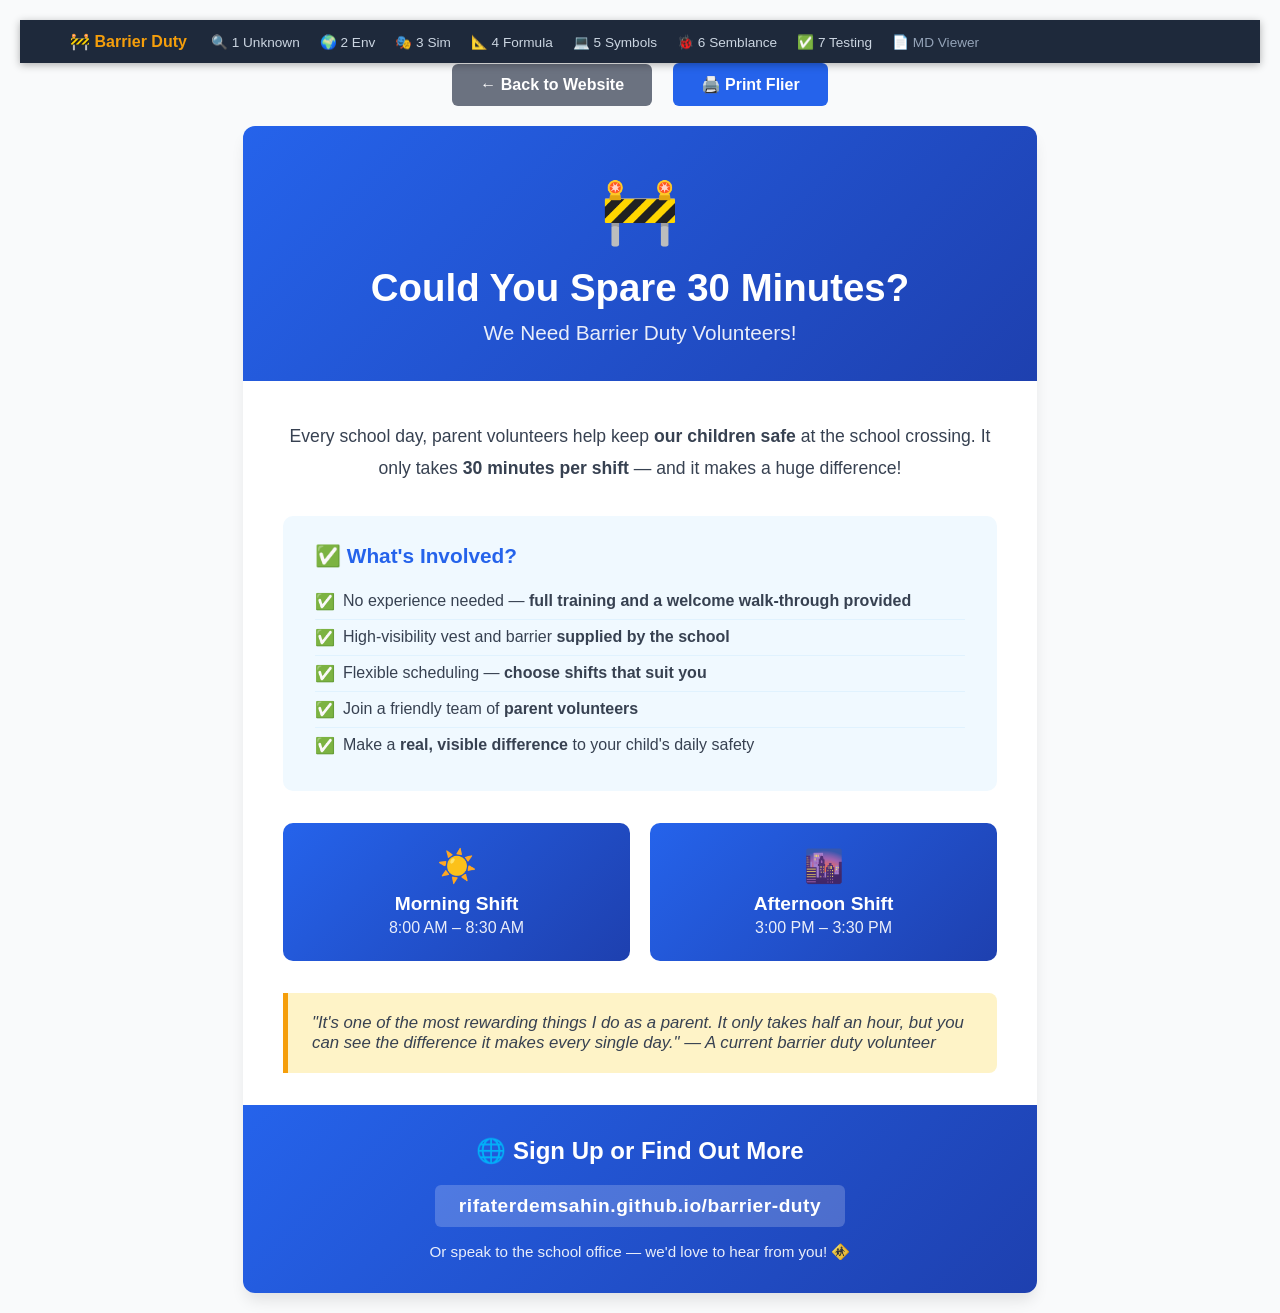
<file: flier.html>
<!DOCTYPE html>
<html lang="en">
<head>
    <meta charset="UTF-8">
    <meta name="viewport" content="width=device-width, initial-scale=1.0">
    <title>Barrier Duty Volunteer Flier</title>
    <style>
        * {
            margin: 0;
            padding: 0;
            box-sizing: border-box;
        }

        body {
            font-family: -apple-system, BlinkMacSystemFont, 'Segoe UI', Roboto, 'Helvetica Neue', Arial, sans-serif;
            background-color: #f9fafb;
            color: #1f2937;
            padding: 20px;
        }

        .page-actions {
            text-align: center;
            margin-bottom: 20px;
        }

        .page-actions button,
        .page-actions a {
            display: inline-block;
            padding: 12px 28px;
            background-color: #2563eb;
            color: white;
            border: none;
            border-radius: 6px;
            font-size: 1rem;
            font-weight: 600;
            cursor: pointer;
            text-decoration: none;
            margin: 0 8px;
            transition: background-color 0.3s ease;
        }

        .page-actions button:hover,
        .page-actions a:hover {
            background-color: #1e40af;
        }

        .page-actions a.back-link {
            background-color: #6b7280;
        }

        .page-actions a.back-link:hover {
            background-color: #374151;
        }

        .flier {
            max-width: 794px; /* A4 width at 96 dpi */
            margin: 0 auto;
            background: white;
            border-radius: 12px;
            box-shadow: 0 10px 15px -3px rgba(0,0,0,0.1);
            overflow: hidden;
        }

        .flier-header {
            background: linear-gradient(135deg, #2563eb 0%, #1e40af 100%);
            color: white;
            text-align: center;
            padding: 48px 40px 36px;
        }

        .flier-header .emoji {
            font-size: 4rem;
            display: block;
            margin-bottom: 16px;
        }

        .flier-header h1 {
            font-size: 2.4rem;
            font-weight: 800;
            margin-bottom: 10px;
            line-height: 1.2;
        }

        .flier-header .subtitle {
            font-size: 1.3rem;
            opacity: 0.9;
            font-weight: 500;
        }

        .flier-body {
            padding: 40px;
        }

        .intro-text {
            font-size: 1.1rem;
            line-height: 1.8;
            color: #374151;
            margin-bottom: 32px;
            text-align: center;
        }

        .benefits {
            background: #f0f9ff;
            border-radius: 10px;
            padding: 28px 32px;
            margin-bottom: 32px;
        }

        .benefits h2 {
            font-size: 1.3rem;
            color: #2563eb;
            margin-bottom: 16px;
        }

        .benefits ul {
            list-style: none;
            padding: 0;
        }

        .benefits li {
            padding: 8px 0;
            font-size: 1rem;
            color: #374151;
            border-bottom: 1px solid #e0f2fe;
            display: flex;
            align-items: flex-start;
            gap: 8px;
        }

        .benefits li:last-child {
            border-bottom: none;
        }

        .shifts-section {
            display: grid;
            grid-template-columns: 1fr 1fr;
            gap: 20px;
            margin-bottom: 32px;
        }

        .shift-card {
            background: linear-gradient(135deg, #2563eb 0%, #1e40af 100%);
            color: white;
            padding: 24px;
            border-radius: 10px;
            text-align: center;
        }

        .shift-card .shift-icon {
            font-size: 2rem;
            display: block;
            margin-bottom: 8px;
        }

        .shift-card .shift-name {
            font-size: 1.2rem;
            font-weight: 700;
            margin-bottom: 4px;
        }

        .shift-card .shift-time {
            font-size: 1rem;
            opacity: 0.9;
        }

        .quote-box {
            background: #fef3c7;
            border-left: 5px solid #f59e0b;
            padding: 20px 24px;
            border-radius: 0 8px 8px 0;
            margin-bottom: 32px;
            font-style: italic;
            font-size: 1.05rem;
            color: #374151;
        }

        .cta-section {
            background: linear-gradient(135deg, #2563eb 0%, #1e40af 100%);
            color: white;
            text-align: center;
            padding: 32px 40px;
            margin: -40px -40px -40px;
            margin-top: 0;
        }

        .cta-section h2 {
            font-size: 1.5rem;
            margin-bottom: 12px;
        }

        .cta-section .website-url {
            font-size: 1.2rem;
            font-weight: 700;
            background: rgba(255,255,255,0.2);
            padding: 10px 24px;
            border-radius: 6px;
            display: inline-block;
            margin: 8px 0 16px;
            letter-spacing: 0.5px;
        }

        .cta-section p {
            opacity: 0.9;
            font-size: 0.95rem;
        }

        @media print {
            body {
                background: white;
                padding: 0;
            }

            .page-actions {
                display: none;
            }

            .flier {
                box-shadow: none;
                border-radius: 0;
            }
        }

        @media (max-width: 600px) {
            .shifts-section {
                grid-template-columns: 1fr;
            }

            .flier-header h1 {
                font-size: 1.8rem;
            }

            .flier-body {
                padding: 24px;
            }
        }
    </style>
</head>
<body>
    <script>window.MENU_BASE_PATH = '';</script>
    <script src="menu.js"></script>

    <div class="page-actions">
        <a href="index.html#resources" class="back-link">← Back to Website</a>
        <button onclick="window.print()">🖨️ Print Flier</button>
    </div>

    <div class="flier">
        <div class="flier-header">
            <span class="emoji">🚧</span>
            <h1>Could You Spare 30 Minutes?</h1>
            <p class="subtitle">We Need Barrier Duty Volunteers!</p>
        </div>

        <div class="flier-body">
            <p class="intro-text">
                Every school day, parent volunteers help keep <strong>our children safe</strong> at the school crossing.
                It only takes <strong>30 minutes per shift</strong> — and it makes a huge difference!
            </p>

            <div class="benefits">
                <h2>✅ What's Involved?</h2>
                <ul>
                    <li>✅ <span>No experience needed — <strong>full training and a welcome walk-through provided</strong></span></li>
                    <li>✅ <span>High-visibility vest and barrier <strong>supplied by the school</strong></span></li>
                    <li>✅ <span>Flexible scheduling — <strong>choose shifts that suit you</strong></span></li>
                    <li>✅ <span>Join a friendly team of <strong>parent volunteers</strong></span></li>
                    <li>✅ <span>Make a <strong>real, visible difference</strong> to your child's daily safety</span></li>
                </ul>
            </div>

            <div class="shifts-section">
                <div class="shift-card">
                    <span class="shift-icon">☀️</span>
                    <div class="shift-name">Morning Shift</div>
                    <div class="shift-time">8:00 AM – 8:30 AM</div>
                </div>
                <div class="shift-card">
                    <span class="shift-icon">🌆</span>
                    <div class="shift-name">Afternoon Shift</div>
                    <div class="shift-time">3:00 PM – 3:30 PM</div>
                </div>
            </div>

            <div class="quote-box">
                "It's one of the most rewarding things I do as a parent. It only takes half an hour, but you can see the difference it makes every single day."
                — A current barrier duty volunteer
            </div>

            <div class="cta-section">
                <h2>🌐 Sign Up or Find Out More</h2>
                <div class="website-url">rifaterdemsahin.github.io/barrier-duty</div>
                <p>Or speak to the school office — we'd love to hear from you! 🚸</p>
            </div>
        </div>
    </div>

</body>
</html>
</file>
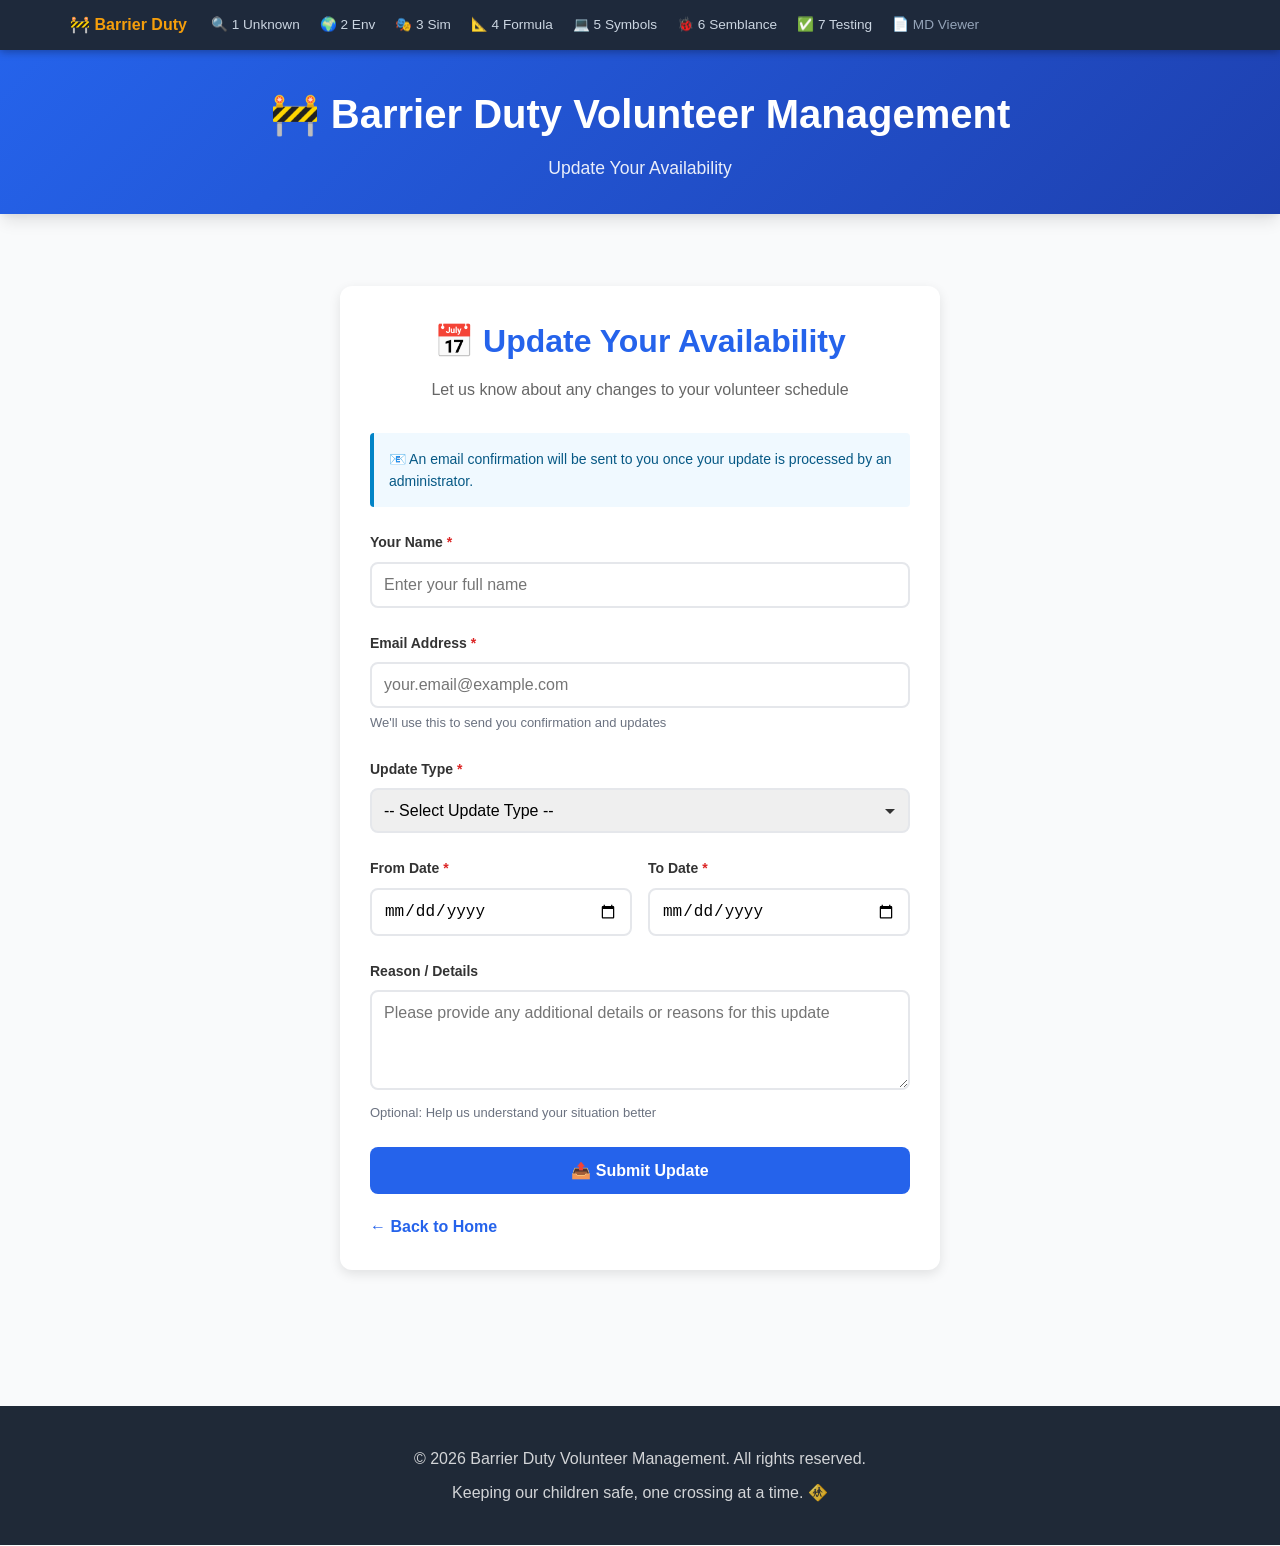
<file: update-availability.html>
<!DOCTYPE html>
<html lang="en">
<head>
    <meta charset="UTF-8">
    <meta name="viewport" content="width=device-width, initial-scale=1.0">
    <title>Update Availability - Barrier Duty</title>
    <link rel="stylesheet" href="styles.css">
    <style>
        .update-form-container {
            max-width: 600px;
            margin: 40px auto;
            padding: 30px;
            background: white;
            border-radius: 12px;
            box-shadow: 0 4px 12px rgba(0, 0, 0, 0.1);
        }

        .update-form-header {
            text-align: center;
            margin-bottom: 30px;
        }

        .update-form-header h1 {
            color: var(--primary-color, #2563eb);
            margin-bottom: 10px;
        }

        .update-form-header p {
            color: #666;
            font-size: 16px;
        }

        .form-group {
            margin-bottom: 24px;
        }

        .form-group label {
            display: block;
            margin-bottom: 8px;
            font-weight: 600;
            color: #333;
            font-size: 14px;
        }

        .form-group label .required {
            color: #dc2626;
        }

        .form-control {
            width: 100%;
            padding: 12px;
            border: 2px solid #e5e7eb;
            border-radius: 8px;
            font-size: 16px;
            transition: border-color 0.3s ease;
            box-sizing: border-box;
        }

        .form-control:focus {
            outline: none;
            border-color: var(--primary-color, #2563eb);
        }

        .form-control.error {
            border-color: #dc2626;
        }

        select.form-control {
            appearance: none;
            background-image: url("data:image/svg+xml,%3Csvg xmlns='http://www.w3.org/2000/svg' width='12' height='12' viewBox='0 0 12 12'%3E%3Cpath fill='%23333' d='M6 9L1 4h10z'/%3E%3C/svg%3E");
            background-repeat: no-repeat;
            background-position: right 12px center;
            padding-right: 40px;
        }

        textarea.form-control {
            min-height: 100px;
            resize: vertical;
            font-family: inherit;
        }

        .error-message {
            color: #dc2626;
            font-size: 13px;
            margin-top: 5px;
            display: none;
        }

        .error-message.visible {
            display: block;
        }

        .info-box {
            background: #f0f9ff;
            border-left: 4px solid #0284c7;
            padding: 15px;
            margin-bottom: 24px;
            border-radius: 4px;
        }

        .info-box p {
            margin: 0;
            color: #075985;
            font-size: 14px;
        }

        .date-range-group {
            display: grid;
            grid-template-columns: 1fr 1fr;
            gap: 16px;
        }

        .submit-btn {
            width: 100%;
            padding: 14px;
            background: var(--primary-color, #2563eb);
            color: white;
            border: none;
            border-radius: 8px;
            font-size: 16px;
            font-weight: 600;
            cursor: pointer;
            transition: background-color 0.3s ease;
        }

        .submit-btn:hover {
            background: var(--secondary-color, #1e40af);
        }

        .submit-btn:disabled {
            background: #9ca3af;
            cursor: not-allowed;
        }

        .success-message {
            display: none;
            background: #d1fae5;
            border-left: 4px solid #10b981;
            padding: 20px;
            margin-bottom: 24px;
            border-radius: 4px;
        }

        .success-message.visible {
            display: block;
        }

        .success-message h3 {
            color: #065f46;
            margin-top: 0;
            margin-bottom: 10px;
        }

        .success-message p {
            color: #047857;
            margin: 0;
        }

        .back-link {
            display: inline-block;
            margin-top: 20px;
            color: var(--primary-color, #2563eb);
            text-decoration: none;
            font-weight: 600;
        }

        .back-link:hover {
            text-decoration: underline;
        }

        .loading-spinner {
            display: none;
            text-align: center;
            margin: 20px 0;
        }

        .loading-spinner.visible {
            display: block;
        }

        .spinner {
            border: 4px solid #f3f4f6;
            border-top: 4px solid var(--primary-color, #2563eb);
            border-radius: 50%;
            width: 40px;
            height: 40px;
            animation: spin 1s linear infinite;
            margin: 0 auto;
        }

        @keyframes spin {
            0% { transform: rotate(0deg); }
            100% { transform: rotate(360deg); }
        }

        .help-text {
            font-size: 13px;
            color: #6b7280;
            margin-top: 5px;
        }

        @media (max-width: 768px) {
            .update-form-container {
                margin: 20px;
                padding: 20px;
            }

            .date-range-group {
                grid-template-columns: 1fr;
            }
        }
    </style>
</head>
<body>
    <script>window.MENU_BASE_PATH = '';</script>
    <script src="menu.js"></script>
    <header>
        <div class="container">
            <h1>🚧 Barrier Duty Volunteer Management</h1>
            <p class="tagline">Update Your Availability</p>
        </div>
    </header>

    <main>
        <div class="update-form-container">
            <div class="update-form-header">
                <h1>📅 Update Your Availability</h1>
                <p>Let us know about any changes to your volunteer schedule</p>
            </div>

            <div id="successMessage" class="success-message">
                <h3>✅ Update Submitted Successfully!</h3>
                <p>Thank you for updating your availability. An administrator will review your request and update the schedule accordingly. You will receive a confirmation email shortly.</p>
                <a href="index.html" class="back-link">← Back to Home</a>
            </div>

            <form id="availabilityForm">
                <div class="info-box">
                    <p>📧 An email confirmation will be sent to you once your update is processed by an administrator.</p>
                </div>

                <div class="form-group">
                    <label for="volunteerName">
                        Your Name <span class="required">*</span>
                    </label>
                    <input 
                        type="text" 
                        id="volunteerName" 
                        name="volunteerName" 
                        class="form-control" 
                        placeholder="Enter your full name"
                        required
                    >
                    <div id="nameError" class="error-message">Please enter your name</div>
                </div>

                <div class="form-group">
                    <label for="email">
                        Email Address <span class="required">*</span>
                    </label>
                    <input 
                        type="email" 
                        id="email" 
                        name="email" 
                        class="form-control" 
                        placeholder="your.email@example.com"
                        required
                    >
                    <div id="emailError" class="error-message">Please enter a valid email address</div>
                    <div class="help-text">We'll use this to send you confirmation and updates</div>
                </div>

                <div class="form-group">
                    <label for="updateType">
                        Update Type <span class="required">*</span>
                    </label>
                    <select id="updateType" name="updateType" class="form-control" required>
                        <option value="">-- Select Update Type --</option>
                        <option value="Unavailable">I'm Unavailable</option>
                        <option value="Available">I'm Available</option>
                        <option value="Substitute Request">Request a Substitute</option>
                        <option value="Change Request">Request Schedule Change</option>
                    </select>
                    <div id="updateTypeError" class="error-message">Please select an update type</div>
                </div>

                <div class="date-range-group">
                    <div class="form-group">
                        <label for="dateFrom">
                            From Date <span class="required">*</span>
                        </label>
                        <input 
                            type="date" 
                            id="dateFrom" 
                            name="dateFrom" 
                            class="form-control"
                            required
                        >
                        <div id="dateFromError" class="error-message">Please select a start date</div>
                    </div>

                    <div class="form-group">
                        <label for="dateTo">
                            To Date <span class="required">*</span>
                        </label>
                        <input 
                            type="date" 
                            id="dateTo" 
                            name="dateTo" 
                            class="form-control"
                            required
                        >
                        <div id="dateToError" class="error-message">Please select an end date</div>
                    </div>
                </div>

                <div class="form-group">
                    <label for="reason">
                        Reason / Details
                    </label>
                    <textarea 
                        id="reason" 
                        name="reason" 
                        class="form-control" 
                        placeholder="Please provide any additional details or reasons for this update"
                    ></textarea>
                    <div class="help-text">Optional: Help us understand your situation better</div>
                </div>

                <div class="loading-spinner" id="loadingSpinner">
                    <div class="spinner"></div>
                    <p>Submitting your update...</p>
                </div>

                <button type="submit" class="submit-btn" id="submitBtn">
                    📤 Submit Update
                </button>
            </form>

            <a href="index.html" class="back-link">← Back to Home</a>
        </div>
    </main>

    <footer>
        <div class="container">
            <p>&copy; 2026 Barrier Duty Volunteer Management. All rights reserved.</p>
            <p>Keeping our children safe, one crossing at a time. 🚸</p>
        </div>
    </footer>

    <script>
        // Form validation and submission
        document.addEventListener('DOMContentLoaded', function() {
            const form = document.getElementById('availabilityForm');
            const submitBtn = document.getElementById('submitBtn');
            const loadingSpinner = document.getElementById('loadingSpinner');
            const successMessage = document.getElementById('successMessage');

            // Get URL parameters (if coming from email link)
            const urlParams = new URLSearchParams(window.location.search);
            const prefilledName = urlParams.get('name');
            const prefilledEmail = urlParams.get('email');
            const prefilledDate = urlParams.get('date');
            const scheduleId = urlParams.get('scheduleId');

            // Prefill form if parameters exist
            if (prefilledName) {
                document.getElementById('volunteerName').value = prefilledName;
            }
            if (prefilledEmail) {
                document.getElementById('email').value = prefilledEmail;
            }
            if (prefilledDate) {
                document.getElementById('dateFrom').value = prefilledDate;
                document.getElementById('dateTo').value = prefilledDate;
            }

            // Set minimum date to today
            const today = new Date().toISOString().split('T')[0];
            document.getElementById('dateFrom').setAttribute('min', today);
            document.getElementById('dateTo').setAttribute('min', today);

            // Validate date range
            document.getElementById('dateFrom').addEventListener('change', function() {
                const fromDate = this.value;
                document.getElementById('dateTo').setAttribute('min', fromDate);
            });

            // Form submission
            form.addEventListener('submit', async function(e) {
                e.preventDefault();

                // Validate form
                if (!validateForm()) {
                    return;
                }

                // Get form data
                const formData = {
                    volunteerName: document.getElementById('volunteerName').value.trim(),
                    email: document.getElementById('email').value.trim(),
                    updateType: document.getElementById('updateType').value,
                    dateFrom: document.getElementById('dateFrom').value,
                    dateTo: document.getElementById('dateTo').value,
                    reason: document.getElementById('reason').value.trim(),
                    scheduleId: scheduleId || '',
                    submittedAt: new Date().toISOString()
                };

                // Show loading state
                submitBtn.disabled = true;
                loadingSpinner.classList.add('visible');
                form.style.display = 'none';

                try {
                    // Submit to Google Sheets (if integrated)
                    await submitToGoogleSheets(formData);

                    // Trigger n8n webhook for email notification
                    await triggerEmailNotification(formData);

                    // Show success message
                    successMessage.classList.add('visible');
                    
                } catch (error) {
                    console.error('Error submitting form:', error);
                    alert('There was an error submitting your update. Please try again or contact the administrator.');
                    
                    // Reset form state
                    submitBtn.disabled = false;
                    loadingSpinner.classList.remove('visible');
                    form.style.display = 'block';
                }
            });

            function validateForm() {
                let isValid = true;

                // Validate name
                const name = document.getElementById('volunteerName').value.trim();
                if (!name) {
                    showError('nameError', 'volunteerName');
                    isValid = false;
                } else {
                    hideError('nameError', 'volunteerName');
                }

                // Validate email
                const email = document.getElementById('email').value.trim();
                const emailRegex = /^[^\s@]+@[^\s@]+\.[^\s@]+$/;
                if (!email || !emailRegex.test(email)) {
                    showError('emailError', 'email');
                    isValid = false;
                } else {
                    hideError('emailError', 'email');
                }

                // Validate update type
                const updateType = document.getElementById('updateType').value;
                if (!updateType) {
                    showError('updateTypeError', 'updateType');
                    isValid = false;
                } else {
                    hideError('updateTypeError', 'updateType');
                }

                // Validate dates
                const dateFrom = document.getElementById('dateFrom').value;
                const dateTo = document.getElementById('dateTo').value;
                
                if (!dateFrom) {
                    showError('dateFromError', 'dateFrom');
                    isValid = false;
                } else {
                    hideError('dateFromError', 'dateFrom');
                }

                if (!dateTo) {
                    showError('dateToError', 'dateTo');
                    isValid = false;
                } else if (dateFrom && new Date(dateTo) < new Date(dateFrom)) {
                    showError('dateToError', 'dateTo');
                    document.getElementById('dateToError').textContent = 'End date must be after start date';
                    isValid = false;
                } else {
                    hideError('dateToError', 'dateTo');
                }

                return isValid;
            }

            function showError(errorId, inputId) {
                document.getElementById(errorId).classList.add('visible');
                document.getElementById(inputId).classList.add('error');
            }

            function hideError(errorId, inputId) {
                document.getElementById(errorId).classList.remove('visible');
                document.getElementById(inputId).classList.remove('error');
            }

            async function submitToGoogleSheets(data) {
                // This function will be implemented when Google Sheets API is integrated
                // For now, we'll use a placeholder
                
                // Example implementation (requires API setup):
                /*
                if (typeof api !== 'undefined' && api.isInitialized) {
                    await api.submitAvailabilityUpdate(data);
                }
                */
                
                // Simulate API call
                return new Promise((resolve) => {
                    setTimeout(() => {
                        console.log('Data submitted to Google Sheets:', data);
                        resolve();
                    }, 1000);
                });
            }

            async function triggerEmailNotification(data) {
                // Trigger n8n webhook for email notification
                // Replace with your actual n8n webhook URL
                const webhookUrl = 'YOUR_N8N_WEBHOOK_URL';
                
                try {
                    // Uncomment when n8n is configured:
                    /*
                    const response = await fetch(webhookUrl, {
                        method: 'POST',
                        headers: {
                            'Content-Type': 'application/json',
                        },
                        body: JSON.stringify(data)
                    });

                    if (!response.ok) {
                        throw new Error('Failed to trigger email notification');
                    }
                    */

                    console.log('Email notification triggered for:', data.email);
                } catch (error) {
                    console.error('Error triggering email notification:', error);
                    // Don't fail the form submission if email notification fails
                }
            }
        });
    </script>
</body>
</html>
</file>
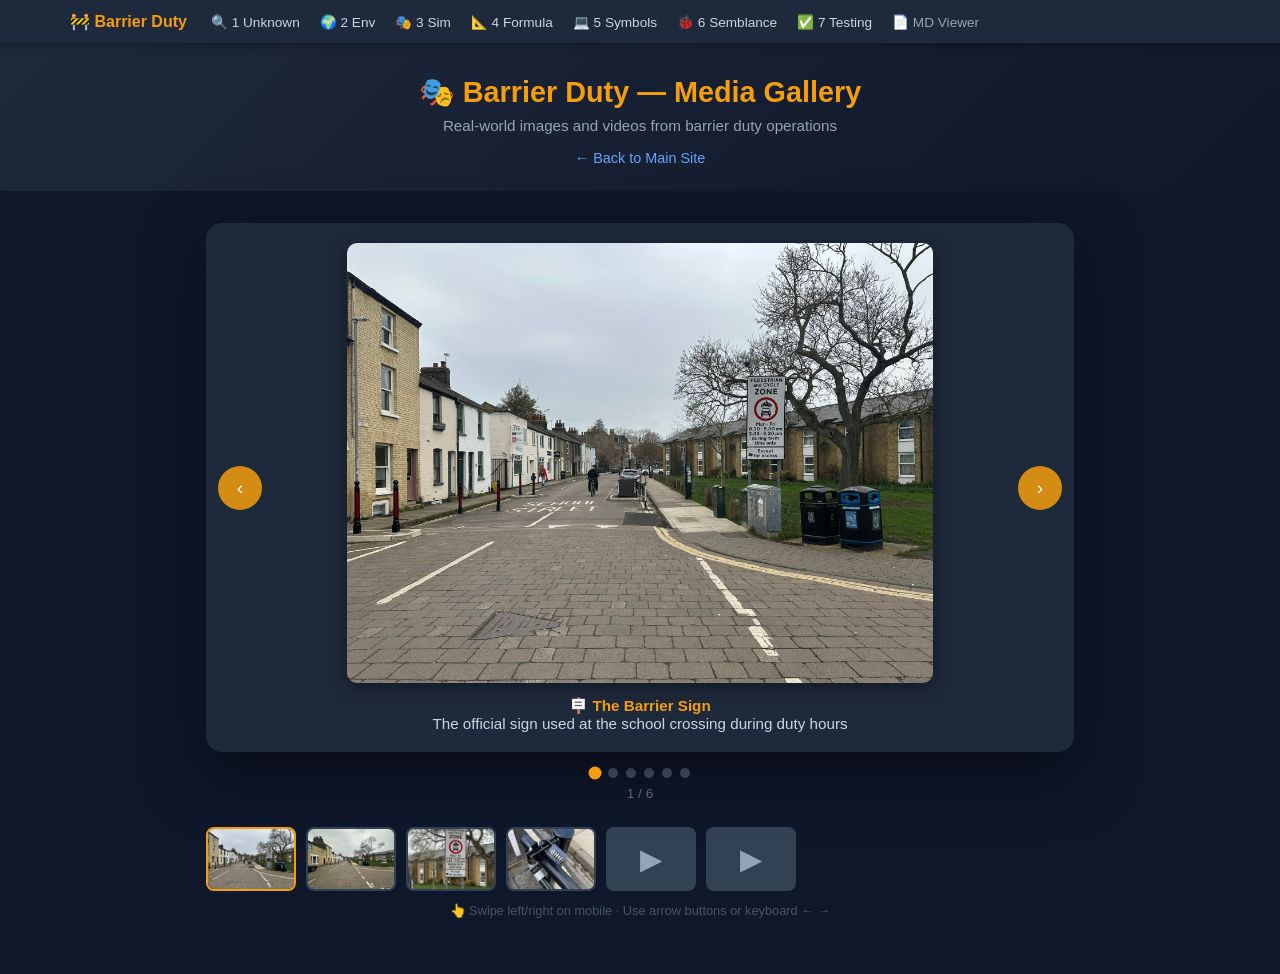
<file: 3_Simulation/carousel.html>
<!DOCTYPE html>
<html lang="en">
<head>
    <meta charset="UTF-8">
    <meta name="viewport" content="width=device-width, initial-scale=1.0">
    <title>🎭 Media Gallery — Barrier Duty</title>
    <style>
        * { box-sizing: border-box; margin: 0; padding: 0; }
        body {
            font-family: -apple-system, BlinkMacSystemFont, 'Segoe UI', Roboto, 'Helvetica Neue', Arial, sans-serif;
            background: #0f172a;
            color: #e2e8f0;
            min-height: 100vh;
        }
        .page-header {
            background: linear-gradient(135deg, #1e293b 0%, #0f172a 100%);
            padding: 32px 20px 24px;
            text-align: center;
        }
        .page-header h1 { font-size: 1.8rem; color: #f59e0b; margin-bottom: 8px; }
        .page-header p { color: #94a3b8; font-size: 0.95rem; }
        .back-link {
            display: inline-block;
            margin-top: 16px;
            color: #60a5fa;
            text-decoration: none;
            font-size: 0.9rem;
        }
        .back-link:hover { color: #93c5fd; }

        /* Carousel */
        .carousel-section {
            max-width: 900px;
            margin: 32px auto;
            padding: 0 16px;
        }
        .carousel-container {
            position: relative;
            background: #1e293b;
            border-radius: 16px;
            overflow: hidden;
            box-shadow: 0 20px 60px rgba(0,0,0,0.5);
        }
        .carousel-track {
            display: flex;
            transition: transform 0.4s ease;
        }
        .carousel-slide {
            min-width: 100%;
            display: flex;
            flex-direction: column;
            align-items: center;
            justify-content: center;
            padding: 20px;
            min-height: 420px;
        }
        .carousel-slide img {
            max-width: 100%;
            max-height: 440px;
            object-fit: contain;
            border-radius: 10px;
            box-shadow: 0 4px 20px rgba(0,0,0,0.4);
        }
        .carousel-slide video {
            max-width: 100%;
            max-height: 440px;
            border-radius: 10px;
            box-shadow: 0 4px 20px rgba(0,0,0,0.4);
        }
        .slide-caption {
            margin-top: 14px;
            text-align: center;
            color: #cbd5e1;
            font-size: 0.95rem;
        }
        .slide-caption strong { color: #f59e0b; }

        /* Navigation buttons */
        .carousel-btn {
            position: absolute;
            top: 50%;
            transform: translateY(-50%);
            background: rgba(245, 158, 11, 0.85);
            color: white;
            border: none;
            width: 44px;
            height: 44px;
            border-radius: 50%;
            font-size: 1.2rem;
            cursor: pointer;
            z-index: 10;
            transition: background 0.2s, transform 0.2s;
            display: flex;
            align-items: center;
            justify-content: center;
        }
        .carousel-btn:hover { background: #f59e0b; transform: translateY(-50%) scale(1.1); }
        .carousel-btn.prev { left: 12px; }
        .carousel-btn.next { right: 12px; }

        /* Dots */
        .carousel-dots {
            display: flex;
            justify-content: center;
            gap: 8px;
            padding: 16px 0 8px;
        }
        .dot {
            width: 10px; height: 10px;
            border-radius: 50%;
            background: #475569;
            cursor: pointer;
            transition: background 0.2s, transform 0.2s;
            border: none;
        }
        .dot.active { background: #f59e0b; transform: scale(1.3); }

        /* Thumbnail strip */
        .thumbnail-strip {
            display: flex;
            gap: 10px;
            overflow-x: auto;
            padding: 14px 0 4px;
            scrollbar-width: thin;
            scrollbar-color: #475569 #1e293b;
        }
        .thumbnail-strip::-webkit-scrollbar { height: 4px; }
        .thumbnail-strip::-webkit-scrollbar-track { background: #1e293b; }
        .thumbnail-strip::-webkit-scrollbar-thumb { background: #475569; border-radius: 2px; }
        .thumb {
            min-width: 90px;
            height: 64px;
            border-radius: 8px;
            overflow: hidden;
            cursor: pointer;
            border: 2px solid transparent;
            transition: border-color 0.2s;
            background: #334155;
            display: flex;
            align-items: center;
            justify-content: center;
            flex-shrink: 0;
        }
        .thumb.active { border-color: #f59e0b; }
        .thumb img { width: 100%; height: 100%; object-fit: cover; }
        .thumb .video-thumb {
            font-size: 1.8rem;
            color: #94a3b8;
        }

        /* Counter */
        .carousel-counter {
            text-align: center;
            color: #64748b;
            font-size: 0.85rem;
            padding-bottom: 12px;
        }

        /* Touch support hint */
        .swipe-hint {
            text-align: center;
            color: #475569;
            font-size: 0.8rem;
            padding: 8px 0 24px;
        }

        @media (max-width: 600px) {
            .carousel-slide { min-height: 280px; padding: 12px; }
            .carousel-btn { width: 36px; height: 36px; font-size: 1rem; }
            .page-header h1 { font-size: 1.4rem; }
        }
    </style>
</head>
<body>
    <script>window.MENU_BASE_PATH = '../';</script>
    <script src="../menu.js"></script>

    <div class="page-header">
        <h1>🎭 Barrier Duty — Media Gallery</h1>
        <p>Real-world images and videos from barrier duty operations</p>
        <a href="../index.html" class="back-link">← Back to Main Site</a>
    </div>

    <div class="carousel-section">
        <div class="carousel-container">
            <button class="carousel-btn prev" onclick="moveCarousel(-1)" aria-label="Previous">&#8249;</button>
            <button class="carousel-btn next" onclick="moveCarousel(1)" aria-label="Next">&#8250;</button>

            <div class="carousel-track" id="carouselTrack">
                <!-- Slide 1: Sign -->
                <div class="carousel-slide">
                    <img src="media/sign.jpeg" alt="Barrier duty sign at the school crossing" loading="lazy">
                    <div class="slide-caption">
                        <strong>🪧 The Barrier Sign</strong><br>
                        The official sign used at the school crossing during duty hours
                    </div>
                </div>
                <!-- Slide 2: Road -->
                <div class="carousel-slide">
                    <img src="media/road.jpeg" alt="The road and school crossing location" loading="lazy">
                    <div class="slide-caption">
                        <strong>🛣️ The Crossing Location</strong><br>
                        The road where volunteers manage pedestrian crossing
                    </div>
                </div>
                <!-- Slide 3: Times -->
                <div class="carousel-slide">
                    <img src="media/times.jpeg" alt="Duty times schedule" loading="lazy">
                    <div class="slide-caption">
                        <strong>🕐 Duty Times</strong><br>
                        Schedule showing morning and afternoon duty slots
                    </div>
                </div>
                <!-- Slide 4: Lock -->
                <div class="carousel-slide">
                    <img src="media/lock.jpeg" alt="Lock and barrier equipment" loading="lazy">
                    <div class="slide-caption">
                        <strong>🔒 Lock &amp; Equipment</strong><br>
                        The lock and barrier equipment used by volunteers
                    </div>
                </div>
                <!-- Slide 5: How-to Video -->
                <div class="carousel-slide">
                    <video controls preload="metadata" poster="">
                        <source src="media/how_to.mp4" type="video/mp4">
                        Your browser does not support the video tag.
                    </video>
                    <div class="slide-caption">
                        <strong>🎬 How-To Guide</strong><br>
                        Step-by-step walkthrough for barrier duty volunteers
                    </div>
                </div>
                <!-- Slide 6: Lock & Barrier Video -->
                <div class="carousel-slide">
                    <video controls preload="metadata" poster="">
                        <source src="media/lock_and_barrier.mp4" type="video/mp4">
                        Your browser does not support the video tag.
                    </video>
                    <div class="slide-caption">
                        <strong>🎬 Lock &amp; Barrier Demo</strong><br>
                        How to use the lock and barrier safely
                    </div>
                </div>
            </div>
        </div>

        <div class="carousel-dots" id="carouselDots"></div>
        <div class="carousel-counter" id="carouselCounter">1 / 6</div>

        <div class="thumbnail-strip" id="thumbnailStrip"></div>

        <p class="swipe-hint">👆 Swipe left/right on mobile · Use arrow buttons or keyboard ← →</p>
    </div>

    <script>
        var current = 0;
        var total = 6;
        var track = document.getElementById('carouselTrack');
        var dotsContainer = document.getElementById('carouselDots');
        var counter = document.getElementById('carouselCounter');
        var thumbStrip = document.getElementById('thumbnailStrip');

        var thumbDefs = [
            { type: 'img', src: 'media/sign.jpeg', label: '🪧 Sign' },
            { type: 'img', src: 'media/road.jpeg', label: '🛣️ Road' },
            { type: 'img', src: 'media/times.jpeg', label: '🕐 Times' },
            { type: 'img', src: 'media/lock.jpeg', label: '🔒 Lock' },
            { type: 'video', label: '🎬 How-To' },
            { type: 'video', label: '🎬 Barrier' }
        ];

        async function initCarouselData() {
            const azureBlobUrl = 'https://dpstoragebarrierduty.blob.core.windows.net/config/carousel_config.json';
            const fallbackUrl = 'carousel_config.json';
            
            try {
                let response = await fetch(azureBlobUrl);
                if (!response.ok) {
                    response = await fetch(fallbackUrl);
                }
                if (response.ok) {
                    thumbDefs = await response.json();
                }
            } catch (error) {
                console.warn("Using fallback carousel config due to error:", error);
            }
            
            // Build dots
            for (var i = 0; i < total; i++) {
                var dot = document.createElement('button');
                dot.className = 'dot' + (i === 0 ? ' active' : '');
                dot.setAttribute('aria-label', 'Go to slide ' + (i + 1));
                dot.setAttribute('data-index', i);
                dot.onclick = (function(idx) { return function() { goTo(idx); }; })(i);
                dotsContainer.appendChild(dot);
            }

        // Build thumbnails
        thumbDefs.forEach(function(def, idx) {
            var thumb = document.createElement('div');
            thumb.className = 'thumb' + (idx === 0 ? ' active' : '');
            thumb.setAttribute('aria-label', 'Go to slide ' + (idx + 1));
            thumb.onclick = (function(i) { return function() { goTo(i); }; })(idx);
            if (def.type === 'img') {
                var img = document.createElement('img');
                img.src = def.src;
                img.alt = def.label;
                img.loading = 'lazy';
                thumb.appendChild(img);
            } else {
                var span = document.createElement('span');
                span.className = 'video-thumb';
                span.textContent = '▶';
                thumb.appendChild(span);
            }
            thumbStrip.appendChild(thumb);
        });
        }
        
        initCarouselData();

        function goTo(idx) {
            // Pause any playing videos
            track.querySelectorAll('video').forEach(function(v) { v.pause(); });

            current = idx;
            track.style.transform = 'translateX(-' + (current * 100) + '%)';
            counter.textContent = (current + 1) + ' / ' + total;

            dotsContainer.querySelectorAll('.dot').forEach(function(d, i) {
                d.classList.toggle('active', i === current);
            });
            thumbStrip.querySelectorAll('.thumb').forEach(function(t, i) {
                t.classList.toggle('active', i === current);
            });
        }

        function moveCarousel(dir) {
            goTo((current + dir + total) % total);
        }

        // Keyboard navigation
        document.addEventListener('keydown', function(e) {
            if (e.key === 'ArrowLeft') moveCarousel(-1);
            if (e.key === 'ArrowRight') moveCarousel(1);
        });

        // Touch/swipe support
        var touchStartX = 0;
        track.addEventListener('touchstart', function(e) {
            touchStartX = e.touches[0].clientX;
        }, { passive: true });
        track.addEventListener('touchend', function(e) {
            var diff = touchStartX - e.changedTouches[0].clientX;
            if (Math.abs(diff) > 40) moveCarousel(diff > 0 ? 1 : -1);
        }, { passive: true });
    </script>
</body>
</html>
</file>
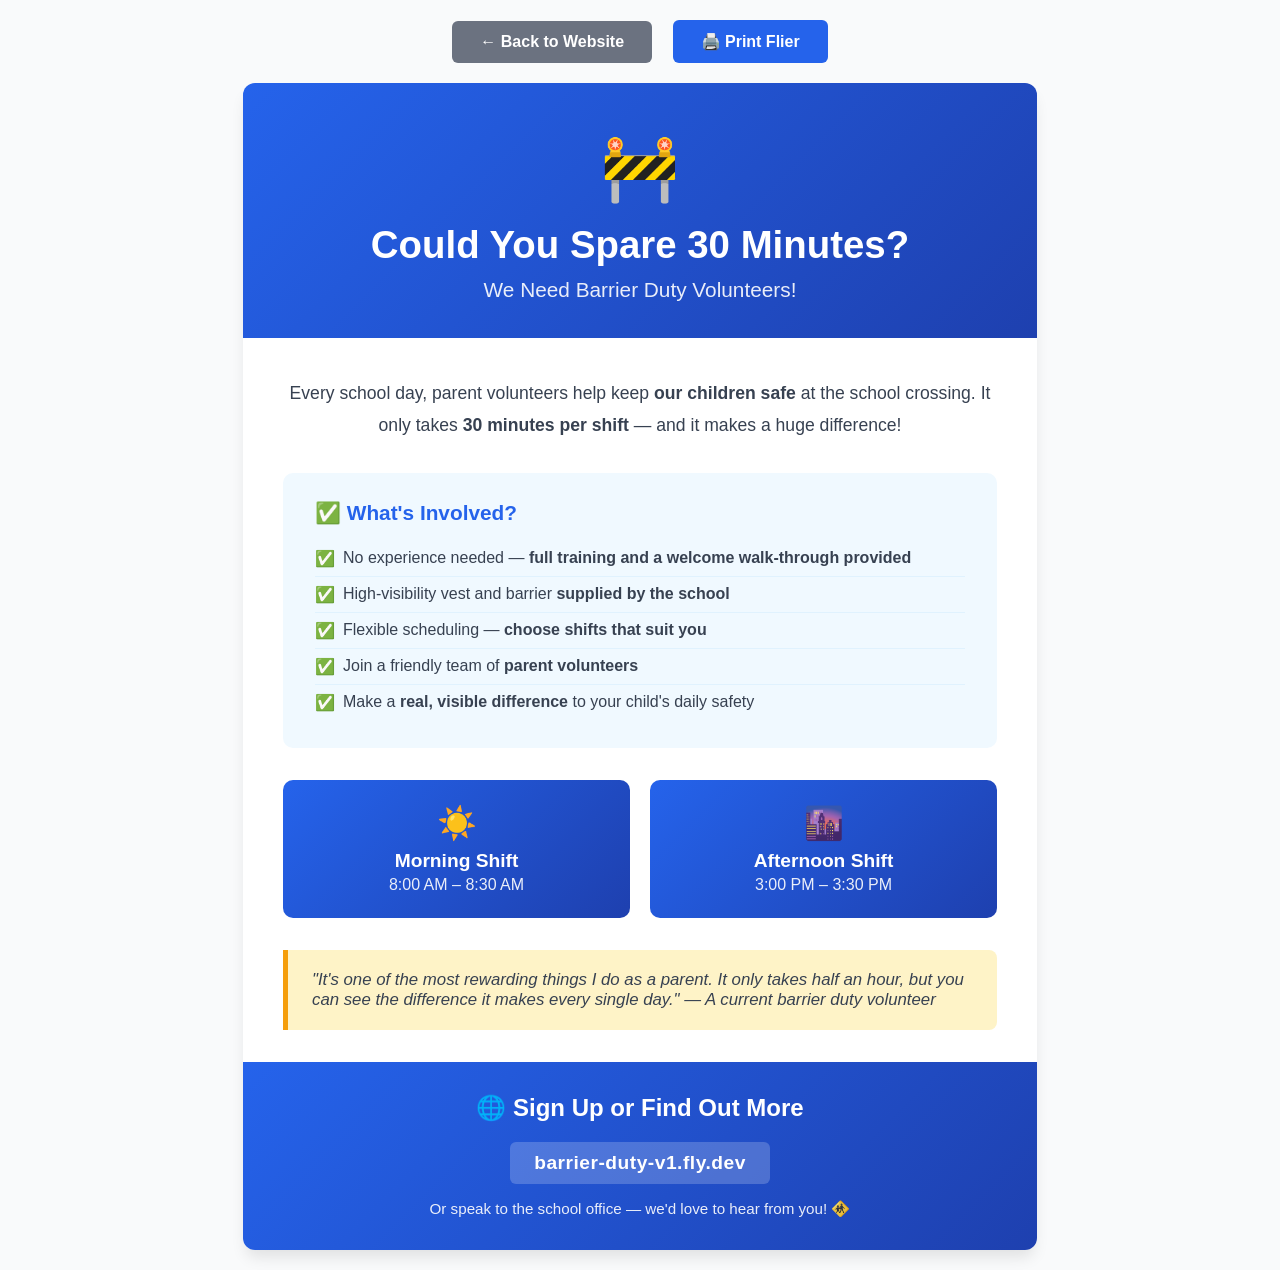
<file: 5_Symbols/flier.html>
<!DOCTYPE html>
<html lang="en">
<head>
    <meta charset="UTF-8">
    <meta name="viewport" content="width=device-width, initial-scale=1.0">
    <title>Barrier Duty Volunteer Flier</title>
    <style>
        * {
            margin: 0;
            padding: 0;
            box-sizing: border-box;
        }

        body {
            font-family: -apple-system, BlinkMacSystemFont, 'Segoe UI', Roboto, 'Helvetica Neue', Arial, sans-serif;
            background-color: #f9fafb;
            color: #1f2937;
            padding: 20px;
        }

        .page-actions {
            text-align: center;
            margin-bottom: 20px;
        }

        .page-actions button,
        .page-actions a {
            display: inline-block;
            padding: 12px 28px;
            background-color: #2563eb;
            color: white;
            border: none;
            border-radius: 6px;
            font-size: 1rem;
            font-weight: 600;
            cursor: pointer;
            text-decoration: none;
            margin: 0 8px;
            transition: background-color 0.3s ease;
        }

        .page-actions button:hover,
        .page-actions a:hover {
            background-color: #1e40af;
        }

        .page-actions a.back-link {
            background-color: #6b7280;
        }

        .page-actions a.back-link:hover {
            background-color: #374151;
        }

        .flier {
            max-width: 794px; /* A4 width at 96 dpi */
            margin: 0 auto;
            background: white;
            border-radius: 12px;
            box-shadow: 0 10px 15px -3px rgba(0,0,0,0.1);
            overflow: hidden;
        }

        .flier-header {
            background: linear-gradient(135deg, #2563eb 0%, #1e40af 100%);
            color: white;
            text-align: center;
            padding: 48px 40px 36px;
        }

        .flier-header .emoji {
            font-size: 4rem;
            display: block;
            margin-bottom: 16px;
        }

        .flier-header h1 {
            font-size: 2.4rem;
            font-weight: 800;
            margin-bottom: 10px;
            line-height: 1.2;
        }

        .flier-header .subtitle {
            font-size: 1.3rem;
            opacity: 0.9;
            font-weight: 500;
        }

        .flier-body {
            padding: 40px;
        }

        .intro-text {
            font-size: 1.1rem;
            line-height: 1.8;
            color: #374151;
            margin-bottom: 32px;
            text-align: center;
        }

        .benefits {
            background: #f0f9ff;
            border-radius: 10px;
            padding: 28px 32px;
            margin-bottom: 32px;
        }

        .benefits h2 {
            font-size: 1.3rem;
            color: #2563eb;
            margin-bottom: 16px;
        }

        .benefits ul {
            list-style: none;
            padding: 0;
        }

        .benefits li {
            padding: 8px 0;
            font-size: 1rem;
            color: #374151;
            border-bottom: 1px solid #e0f2fe;
            display: flex;
            align-items: flex-start;
            gap: 8px;
        }

        .benefits li:last-child {
            border-bottom: none;
        }

        .shifts-section {
            display: grid;
            grid-template-columns: 1fr 1fr;
            gap: 20px;
            margin-bottom: 32px;
        }

        .shift-card {
            background: linear-gradient(135deg, #2563eb 0%, #1e40af 100%);
            color: white;
            padding: 24px;
            border-radius: 10px;
            text-align: center;
        }

        .shift-card .shift-icon {
            font-size: 2rem;
            display: block;
            margin-bottom: 8px;
        }

        .shift-card .shift-name {
            font-size: 1.2rem;
            font-weight: 700;
            margin-bottom: 4px;
        }

        .shift-card .shift-time {
            font-size: 1rem;
            opacity: 0.9;
        }

        .quote-box {
            background: #fef3c7;
            border-left: 5px solid #f59e0b;
            padding: 20px 24px;
            border-radius: 0 8px 8px 0;
            margin-bottom: 32px;
            font-style: italic;
            font-size: 1.05rem;
            color: #374151;
        }

        .cta-section {
            background: linear-gradient(135deg, #2563eb 0%, #1e40af 100%);
            color: white;
            text-align: center;
            padding: 32px 40px;
            margin: -40px -40px -40px;
            margin-top: 0;
        }

        .cta-section h2 {
            font-size: 1.5rem;
            margin-bottom: 12px;
        }

        .cta-section .website-url {
            font-size: 1.2rem;
            font-weight: 700;
            background: rgba(255,255,255,0.2);
            padding: 10px 24px;
            border-radius: 6px;
            display: inline-block;
            margin: 8px 0 16px;
            letter-spacing: 0.5px;
        }

        .cta-section p {
            opacity: 0.9;
            font-size: 0.95rem;
        }

        @media print {
            body {
                background: white;
                padding: 0;
            }

            .page-actions {
                display: none;
            }

            .flier {
                box-shadow: none;
                border-radius: 0;
            }
        }

        @media (max-width: 600px) {
            .shifts-section {
                grid-template-columns: 1fr;
            }

            .flier-header h1 {
                font-size: 1.8rem;
            }

            .flier-body {
                padding: 24px;
            }
        }
    </style>
</head>
<body>
    <script>window.MENU_BASE_PATH = '';</script>
    <script src="menu.js"></script>

    <div class="page-actions">
        <a href="index.html#resources" class="back-link">← Back to Website</a>
        <button onclick="window.print()">🖨️ Print Flier</button>
    </div>

    <div class="flier">
        <div class="flier-header">
            <span class="emoji">🚧</span>
            <h1>Could You Spare 30 Minutes?</h1>
            <p class="subtitle">We Need Barrier Duty Volunteers!</p>
        </div>

        <div class="flier-body">
            <p class="intro-text">
                Every school day, parent volunteers help keep <strong>our children safe</strong> at the school crossing.
                It only takes <strong>30 minutes per shift</strong> — and it makes a huge difference!
            </p>

            <div class="benefits">
                <h2>✅ What's Involved?</h2>
                <ul>
                    <li>✅ <span>No experience needed — <strong>full training and a welcome walk-through provided</strong></span></li>
                    <li>✅ <span>High-visibility vest and barrier <strong>supplied by the school</strong></span></li>
                    <li>✅ <span>Flexible scheduling — <strong>choose shifts that suit you</strong></span></li>
                    <li>✅ <span>Join a friendly team of <strong>parent volunteers</strong></span></li>
                    <li>✅ <span>Make a <strong>real, visible difference</strong> to your child's daily safety</span></li>
                </ul>
            </div>

            <div class="shifts-section">
                <div class="shift-card">
                    <span class="shift-icon">☀️</span>
                    <div class="shift-name">Morning Shift</div>
                    <div class="shift-time">8:00 AM – 8:30 AM</div>
                </div>
                <div class="shift-card">
                    <span class="shift-icon">🌆</span>
                    <div class="shift-name">Afternoon Shift</div>
                    <div class="shift-time">3:00 PM – 3:30 PM</div>
                </div>
            </div>

            <div class="quote-box">
                "It's one of the most rewarding things I do as a parent. It only takes half an hour, but you can see the difference it makes every single day."
                — A current barrier duty volunteer
            </div>

            <div class="cta-section">
                <h2>🌐 Sign Up or Find Out More</h2>
                <div class="website-url">barrier-duty-v1.fly.dev</div>
                <p>Or speak to the school office — we'd love to hear from you! 🚸</p>
            </div>
        </div>
    </div>

</body>
</html>
</file>
<file: styles.css>
/* Global Styles */
* {
    margin: 0;
    padding: 0;
    box-sizing: border-box;
}

:root {
    --primary-color: #2563eb;
    --secondary-color: #1e40af;
    --accent-color: #f59e0b;
    --success-color: #10b981;
    --warning-color: #f59e0b;
    --danger-color: #ef4444;
    --text-dark: #1f2937;
    --text-light: #6b7280;
    --bg-light: #f9fafb;
    --bg-white: #ffffff;
    --border-color: #e5e7eb;
    --shadow: 0 1px 3px 0 rgba(0, 0, 0, 0.1), 0 1px 2px 0 rgba(0, 0, 0, 0.06);
    --shadow-lg: 0 10px 15px -3px rgba(0, 0, 0, 0.1), 0 4px 6px -2px rgba(0, 0, 0, 0.05);
}

body {
    font-family: -apple-system, BlinkMacSystemFont, 'Segoe UI', Roboto, 'Helvetica Neue', Arial, sans-serif;
    line-height: 1.6;
    color: var(--text-dark);
    background-color: var(--bg-light);
}

.container {
    max-width: 1200px;
    margin: 0 auto;
    padding: 0 20px;
}

/* Header */
header {
    background: linear-gradient(135deg, var(--primary-color) 0%, var(--secondary-color) 100%);
    color: white;
    padding: 2rem 0;
    text-align: center;
    box-shadow: var(--shadow-lg);
}

header h1 {
    font-size: 2.5rem;
    margin-bottom: 0.5rem;
    font-weight: 700;
}

.tagline {
    font-size: 1.1rem;
    opacity: 0.9;
}

/* Navigation */
nav {
    background-color: var(--bg-white);
    box-shadow: var(--shadow);
    position: sticky;
    top: 0;
    z-index: 100;
}

.nav-menu {
    list-style: none;
    display: flex;
    justify-content: center;
    flex-wrap: wrap;
    padding: 0;
}

.nav-menu li {
    margin: 0;
}

.nav-menu a {
    display: block;
    padding: 1rem 1.5rem;
    color: var(--text-dark);
    text-decoration: none;
    font-weight: 500;
    transition: all 0.3s ease;
    cursor: pointer;
}

.nav-menu a:hover {
    color: var(--primary-color);
    background-color: var(--bg-light);
}

.nav-menu a.active {
    color: var(--primary-color);
    border-bottom: 3px solid var(--primary-color);
}

/* Main Content */
main {
    padding: 2rem 0;
    min-height: calc(100vh - 300px);
}

.content-section {
    display: none;
    animation: fadeIn 0.3s ease-in;
}

.content-section.active {
    display: block;
}

@keyframes fadeIn {
    from {
        opacity: 0;
        transform: translateY(10px);
    }
    to {
        opacity: 1;
        transform: translateY(0);
    }
}

h2 {
    font-size: 2rem;
    margin-bottom: 1.5rem;
    color: var(--text-dark);
    border-bottom: 3px solid var(--primary-color);
    padding-bottom: 0.5rem;
}

h3 {
    font-size: 1.5rem;
    margin: 1.5rem 0 1rem;
    color: var(--text-dark);
}

/* Welcome Grid */
.welcome-grid {
    display: grid;
    grid-template-columns: repeat(auto-fit, minmax(280px, 1fr));
    gap: 2rem;
    margin-top: 2rem;
}

.welcome-card {
    background: var(--bg-white);
    padding: 2rem;
    border-radius: 8px;
    box-shadow: var(--shadow);
    transition: transform 0.3s ease, box-shadow 0.3s ease;
}

.welcome-card:hover {
    transform: translateY(-5px);
    box-shadow: var(--shadow-lg);
}

.welcome-card h3 {
    color: var(--primary-color);
    margin-top: 0;
    margin-bottom: 1rem;
}

/* Rota Section */
.rota-filter {
    display: flex;
    gap: 1rem;
    margin-bottom: 2rem;
    flex-wrap: wrap;
}

.filter-btn {
    padding: 0.75rem 1.5rem;
    border: 2px solid var(--primary-color);
    background-color: var(--bg-white);
    color: var(--primary-color);
    border-radius: 6px;
    cursor: pointer;
    font-weight: 600;
    transition: all 0.3s ease;
}

.filter-btn:hover {
    background-color: var(--primary-color);
    color: white;
}

.filter-btn.active {
    background-color: var(--primary-color);
    color: white;
}

.rota-table-container {
    background: var(--bg-white);
    border-radius: 8px;
    box-shadow: var(--shadow);
    overflow-x: auto;
}

.rota-table {
    width: 100%;
    border-collapse: collapse;
}

.rota-table thead {
    background-color: var(--primary-color);
    color: white;
}

.rota-table th {
    padding: 1rem;
    text-align: left;
    font-weight: 600;
}

.rota-table td {
    padding: 1rem;
    border-bottom: 1px solid var(--border-color);
}

.rota-table tbody tr {
    transition: background-color 0.2s ease;
}

.rota-table tbody tr:hover {
    background-color: var(--bg-light);
}

.morning-slot {
    color: var(--accent-color);
    font-weight: 600;
}

.afternoon-slot {
    color: var(--primary-color);
    font-weight: 600;
}

.status {
    padding: 0.25rem 0.75rem;
    border-radius: 20px;
    font-size: 0.875rem;
    font-weight: 600;
}

.status.confirmed {
    background-color: #d1fae5;
    color: var(--success-color);
}

.status.pending {
    background-color: #fed7aa;
    color: var(--warning-color);
}

.rota-note {
    background-color: #fef3c7;
    padding: 1rem;
    margin-top: 1rem;
    border-radius: 6px;
    border-left: 4px solid var(--warning-color);
}

/* Volunteer Stats */
.volunteer-stats {
    display: grid;
    grid-template-columns: repeat(auto-fit, minmax(200px, 1fr));
    gap: 2rem;
    margin-bottom: 3rem;
}

.stat-card {
    background: linear-gradient(135deg, var(--primary-color) 0%, var(--secondary-color) 100%);
    color: white;
    padding: 2rem;
    border-radius: 8px;
    text-align: center;
    box-shadow: var(--shadow-lg);
}

.stat-number {
    font-size: 3rem;
    font-weight: 700;
    margin-bottom: 0.5rem;
}

.stat-label {
    font-size: 1rem;
    opacity: 0.9;
}

/* Volunteer Grid */
.volunteer-grid {
    display: grid;
    grid-template-columns: repeat(auto-fill, minmax(300px, 1fr));
    gap: 1.5rem;
    margin-top: 2rem;
}

.volunteer-card {
    background: var(--bg-white);
    padding: 1.5rem;
    border-radius: 8px;
    box-shadow: var(--shadow);
    transition: transform 0.3s ease, box-shadow 0.3s ease;
}

.volunteer-card:hover {
    transform: translateY(-5px);
    box-shadow: var(--shadow-lg);
}

.volunteer-card h4 {
    color: var(--primary-color);
    margin-bottom: 1rem;
    font-size: 1.25rem;
}

.volunteer-card p {
    margin-bottom: 0.5rem;
    color: var(--text-light);
}

/* Updates Timeline */
.updates-timeline {
    margin-top: 2rem;
}

.update-item {
    background: var(--bg-white);
    padding: 1.5rem;
    margin-bottom: 1.5rem;
    border-radius: 8px;
    box-shadow: var(--shadow);
    border-left: 4px solid var(--primary-color);
    transition: transform 0.3s ease;
}

.update-item:hover {
    transform: translateX(5px);
}

.update-item.urgent {
    border-left-color: var(--danger-color);
    background-color: #fef2f2;
}

.update-date {
    font-size: 0.875rem;
    color: var(--text-light);
    margin-bottom: 0.5rem;
    font-weight: 600;
}

.update-content h3 {
    margin: 0.5rem 0;
    font-size: 1.25rem;
}

.update-content p {
    color: var(--text-light);
}

/* Admin Section */
.protected-section {
    background: var(--bg-white);
    padding: 2rem;
    border-radius: 8px;
    box-shadow: var(--shadow);
}

.login-form {
    max-width: 400px;
    margin: 2rem auto;
    text-align: center;
}

.login-form h2 {
    border: none;
    margin-bottom: 1rem;
}

.login-form form {
    margin-top: 2rem;
}

.login-form input[type="password"] {
    width: 100%;
    padding: 1rem;
    border: 2px solid var(--border-color);
    border-radius: 6px;
    font-size: 1rem;
    margin-bottom: 1rem;
}

.login-form input[type="password"]:focus {
    outline: none;
    border-color: var(--primary-color);
}

.login-form button {
    width: 100%;
    padding: 1rem;
    background-color: var(--primary-color);
    color: white;
    border: none;
    border-radius: 6px;
    font-size: 1rem;
    font-weight: 600;
    cursor: pointer;
    transition: background-color 0.3s ease;
}

.login-form button:hover {
    background-color: var(--secondary-color);
}

.hint {
    margin-top: 1rem;
    font-size: 0.875rem;
    color: var(--text-light);
    font-style: italic;
}

.admin-header {
    display: flex;
    justify-content: space-between;
    align-items: center;
    margin-bottom: 2rem;
}

.logout-btn {
    padding: 0.75rem 1.5rem;
    background-color: var(--danger-color);
    color: white;
    border: none;
    border-radius: 6px;
    cursor: pointer;
    font-weight: 600;
    transition: background-color 0.3s ease;
}

.logout-btn:hover {
    background-color: #dc2626;
}

.admin-grid {
    display: grid;
    grid-template-columns: repeat(auto-fit, minmax(300px, 1fr));
    gap: 1.5rem;
    margin-bottom: 2rem;
}

.admin-card {
    background: var(--bg-light);
    padding: 1.5rem;
    border-radius: 8px;
    border: 1px solid var(--border-color);
}

.admin-card h3 {
    margin-top: 0;
    color: var(--primary-color);
}

.admin-card ul {
    list-style: none;
    padding: 0;
}

.admin-card li {
    padding: 0.5rem 0;
    border-bottom: 1px solid var(--border-color);
}

.admin-card li:last-child {
    border-bottom: none;
}

.admin-action-btn {
    margin-top: 1rem;
    padding: 0.75rem 1.5rem;
    background-color: var(--primary-color);
    color: white;
    border: none;
    border-radius: 6px;
    cursor: pointer;
    font-weight: 600;
    transition: background-color 0.3s ease;
}

.admin-action-btn:hover {
    background-color: var(--secondary-color);
}

.export-section {
    background: var(--bg-light);
    padding: 2rem;
    border-radius: 8px;
    border: 1px solid var(--border-color);
}

.export-section h3 {
    margin-top: 0;
}

.export-btn {
    padding: 0.75rem 1.5rem;
    background-color: var(--success-color);
    color: white;
    border: none;
    border-radius: 6px;
    cursor: pointer;
    font-weight: 600;
    margin-right: 1rem;
    margin-bottom: 1rem;
    transition: background-color 0.3s ease;
}

.export-btn:hover {
    background-color: #059669;
}

/* Footer */
footer {
    background-color: var(--text-dark);
    color: white;
    text-align: center;
    padding: 2rem 0;
    margin-top: 4rem;
}

footer p {
    margin: 0.5rem 0;
    opacity: 0.8;
}

/* Responsive Design */
@media (max-width: 768px) {
    header h1 {
        font-size: 1.75rem;
    }

    .tagline {
        font-size: 1rem;
    }

    .nav-menu {
        flex-direction: column;
    }

    .nav-menu a {
        padding: 0.75rem 1rem;
        border-bottom: 1px solid var(--border-color);
    }

    h2 {
        font-size: 1.5rem;
    }

    .welcome-grid,
    .volunteer-grid,
    .admin-grid {
        grid-template-columns: 1fr;
    }

    .volunteer-stats {
        grid-template-columns: 1fr;
    }

    .rota-table {
        font-size: 0.875rem;
    }

    .rota-table th,
    .rota-table td {
        padding: 0.5rem;
    }

    .filter-btn {
        padding: 0.5rem 1rem;
        font-size: 0.875rem;
    }

    .admin-header {
        flex-direction: column;
        gap: 1rem;
    }

    .export-btn {
        display: block;
        width: 100%;
        margin-right: 0;
    }
}

@media (max-width: 480px) {
    .container {
        padding: 0 15px;
    }

    header h1 {
        font-size: 1.5rem;
    }

    h2 {
        font-size: 1.25rem;
    }

    .stat-number {
        font-size: 2rem;
    }

    .rota-table th,
    .rota-table td {
        padding: 0.5rem 0.25rem;
    }
}

/* Resources Section */
.resource-card {
    background: var(--bg-white);
    padding: 2rem;
    border-radius: 8px;
    box-shadow: var(--shadow);
    margin-bottom: 2rem;
}

.resource-card h3 {
    margin-top: 0;
    color: var(--primary-color);
}

.resource-note {
    margin-top: 1rem;
    color: var(--text-light);
    font-size: 0.95rem;
}

.video-config-note {
    background: #fef3c7;
    border-left: 4px solid var(--warning-color);
    padding: 0.75rem 1rem;
    border-radius: 0 6px 6px 0;
    color: var(--text-dark) !important;
}

.video-config-note code {
    background: rgba(0,0,0,0.08);
    padding: 1px 5px;
    border-radius: 3px;
    font-size: 0.875rem;
}

.video-container {
    position: relative;
    padding-bottom: 56.25%; /* 16:9 aspect ratio */
    height: 0;
    overflow: hidden;
    border-radius: 8px;
    margin: 1.5rem 0;
    background: #000;
}

.video-container iframe {
    position: absolute;
    top: 0;
    left: 0;
    width: 100%;
    height: 100%;
    border-radius: 8px;
}

.rules-grid {
    display: grid;
    grid-template-columns: repeat(auto-fit, minmax(260px, 1fr));
    gap: 1.5rem;
    margin-top: 1.5rem;
}

.rules-section h4 {
    color: var(--primary-color);
    font-size: 1.1rem;
    margin-bottom: 0.75rem;
}

.rules-list {
    list-style: none;
    padding: 0;
}

.rules-list li {
    padding: 0.6rem 0;
    border-bottom: 1px solid var(--border-color);
    color: var(--text-light);
    font-size: 0.95rem;
    line-height: 1.5;
}

.rules-list li:last-child {
    border-bottom: none;
}

/* Flier preview (inline) */
.flier-preview {
    border: 2px dashed var(--border-color);
    border-radius: 8px;
    overflow: hidden;
    margin: 1.5rem 0;
}

.flier-content {
    background: white;
}

.flier-content .flier-header {
    background: linear-gradient(135deg, var(--primary-color) 0%, var(--secondary-color) 100%);
    color: white;
    text-align: center;
    padding: 2rem 1.5rem 1.5rem;
}

.flier-content .flier-header .flier-emoji {
    font-size: 2.5rem;
    display: block;
    margin-bottom: 0.5rem;
}

.flier-content .flier-header h2 {
    border: none;
    color: white;
    font-size: 1.5rem;
    margin: 0 0 0.5rem;
    padding: 0;
}

.flier-content .flier-header .flier-subtitle {
    opacity: 0.9;
    font-size: 1rem;
}

.flier-content .flier-body {
    padding: 1.5rem;
}

.flier-content .flier-body > p {
    color: var(--text-light);
    margin-bottom: 1rem;
    line-height: 1.6;
}

.flier-list {
    list-style: none;
    padding: 0;
    margin: 1rem 0;
}

.flier-list li {
    padding: 0.4rem 0;
    color: var(--text-light);
    font-size: 0.95rem;
}

.flier-shifts {
    display: flex;
    gap: 1rem;
    margin: 1rem 0;
    flex-wrap: wrap;
}

.flier-shift {
    background: linear-gradient(135deg, var(--primary-color) 0%, var(--secondary-color) 100%);
    color: white;
    padding: 0.75rem 1.25rem;
    border-radius: 6px;
    display: flex;
    flex-direction: column;
    align-items: center;
    gap: 4px;
    min-width: 140px;
    text-align: center;
    flex: 1;
}

.flier-cta {
    margin-top: 1rem;
    font-weight: 600;
    color: var(--text-dark) !important;
}

.flier-url {
    font-size: 1rem;
    font-weight: 700;
    color: var(--primary-color) !important;
}

/* Resource action buttons */
.resource-btn {
    display: inline-block;
    padding: 0.75rem 1.5rem;
    background-color: var(--primary-color);
    color: white;
    border: none;
    border-radius: 6px;
    font-size: 0.95rem;
    font-weight: 600;
    cursor: pointer;
    text-decoration: none;
    transition: background-color 0.3s ease;
}

.resource-btn:hover {
    background-color: var(--secondary-color);
}

.resource-btn-secondary {
    background-color: var(--text-light);
}

.resource-btn-secondary:hover {
    background-color: var(--text-dark);
}

/* Print Styles */
@media print {
    nav,
    footer,
    .filter-btn,
    .logout-btn,
    .admin-action-btn,
    .export-btn,
    .page-actions,
    .resource-btn {
        display: none;
    }

    body {
        background: white;
    }

    .content-section {
        display: block !important;
    }

    .rota-table,
    .volunteer-card,
    .update-item {
        break-inside: avoid;
    }
}
</file>
